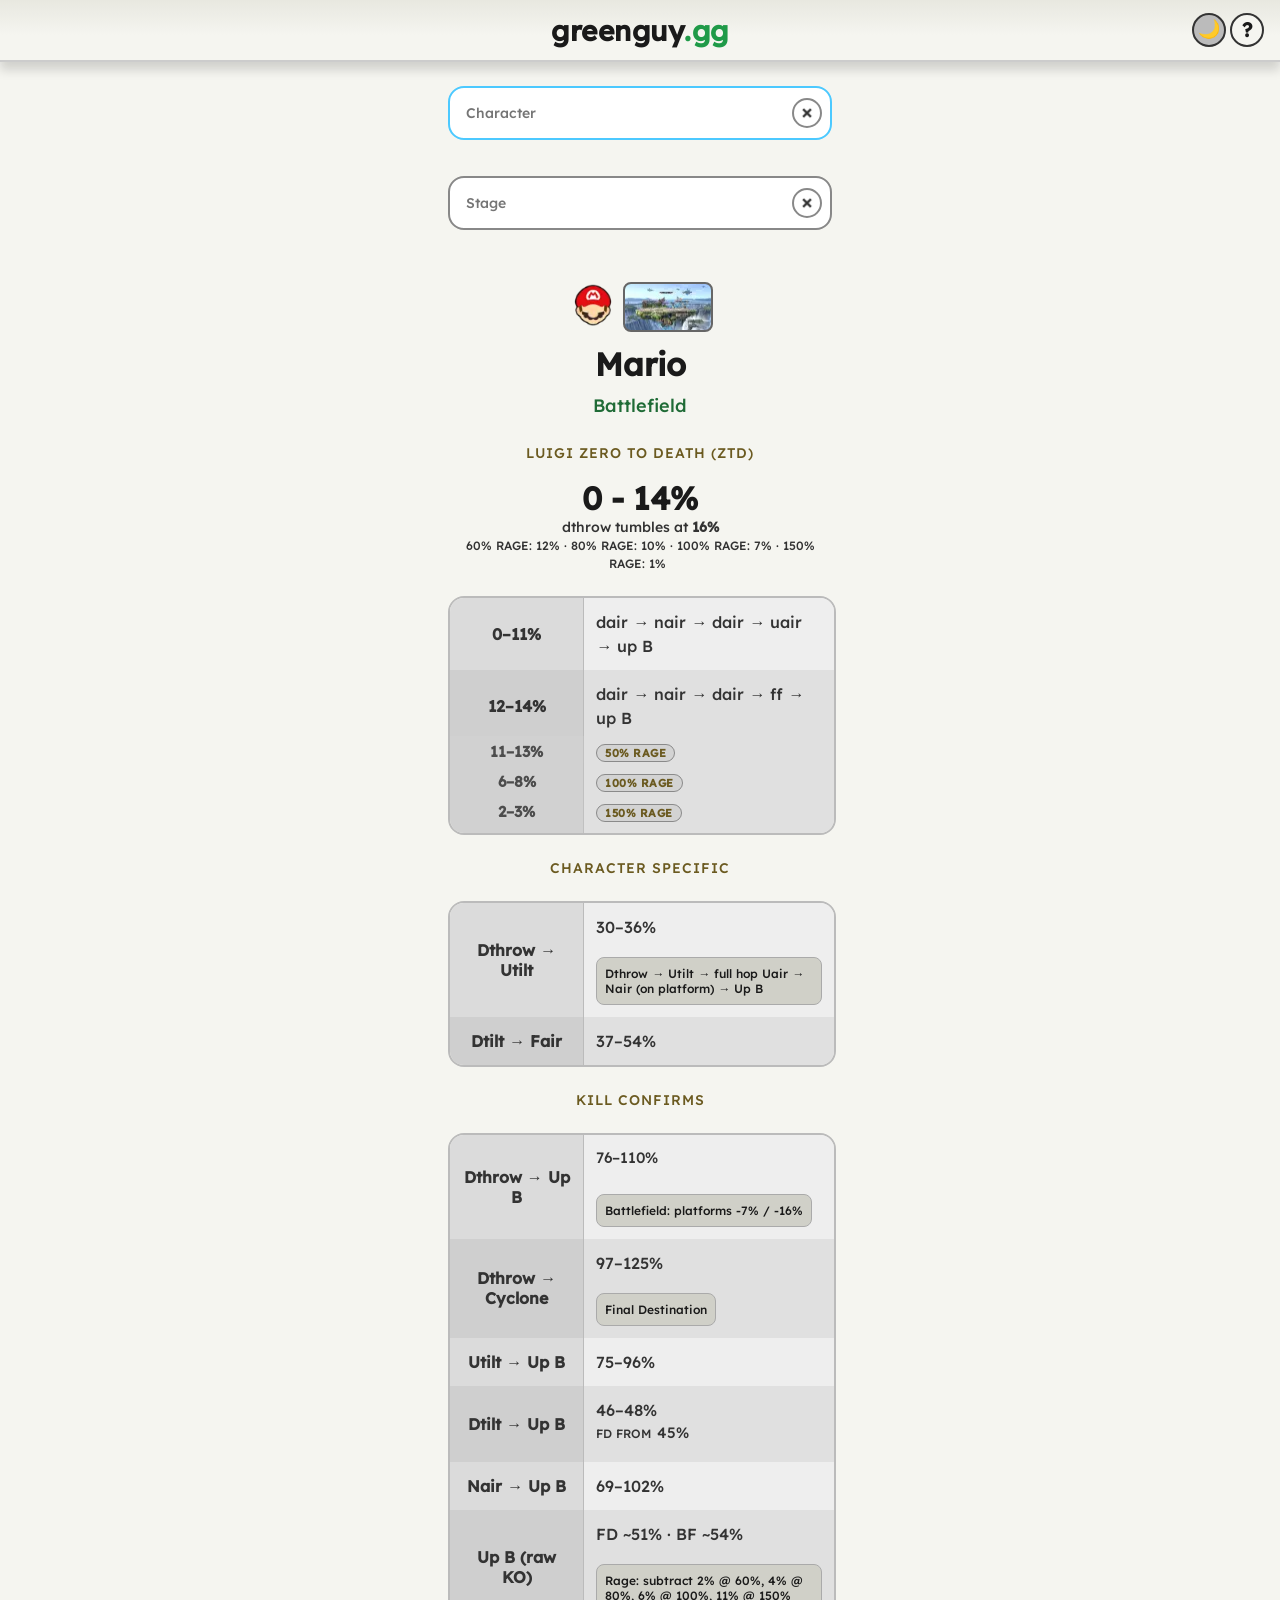
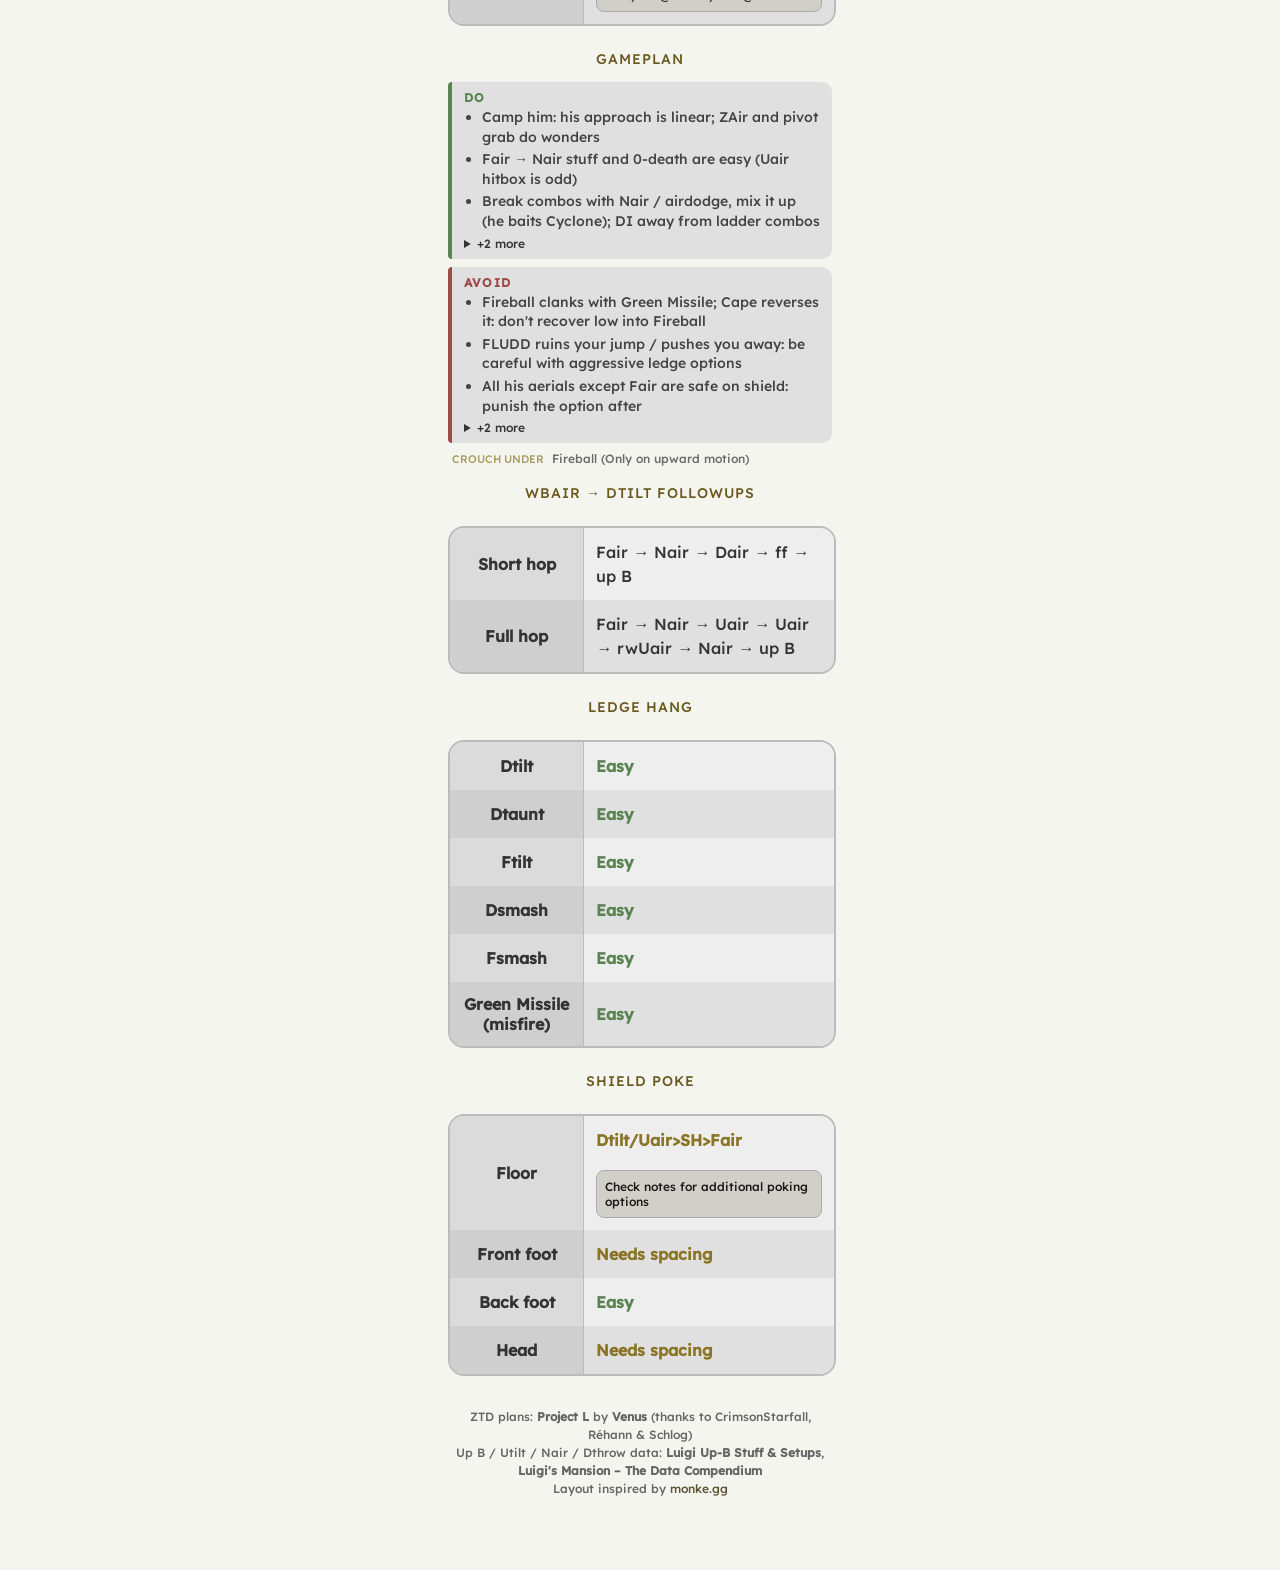
<file: site/index.html>
<!DOCTYPE HTML>
<html lang="en">
<head>
    <meta charset="utf-8">
    <title>greenguy.gg | Luigi ZTD Percents & more</title>
    <link rel="stylesheet" type="text/css" href="main.css?v=68">
    <link rel="stylesheet" type="text/css" href="site.css?v=68">
    <meta name="viewport" content="width=device-width, initial-scale=1.0, maximum-scale=1.0, user-scalable=no" />
    <meta name="description" content="Look up Luigi's zero-to-death windows and kill confirm percents for every character and stage in Super Smash Bros. Ultimate.">
    <link rel="icon" type="image/png" sizes="32x32" href="favicon-32x32.png">
    <link rel="icon" type="image/x-icon" href="favicon.ico">
    <meta name="theme-color" content="#000000"/>
    <meta name="color-scheme" content="light dark"/>
    <script>
        (function() {
            var stored = null;
            try { stored = localStorage.getItem('theme'); } catch (e) {}
            var prefersDark = window.matchMedia('(prefers-color-scheme: dark)').matches;
            document.documentElement.setAttribute('data-theme', stored || (prefersDark ? 'dark' : 'light'));
        })();
    </script>
</head>

<body>
    <div class="header">
        <div class="siteLogo">greenguy<span>.gg</span></div>
        <div role="button" class="themeToggle" onclick="toggleTheme()" title="Toggle light/dark mode" aria-label="Toggle light/dark mode">☀</div>
        <div role="button" class="infoButton" onclick="toggleInfo()" aria-label="Information page">?</div>
    </div>

    <div class="main">
        <div class="inputContainer">
            <input type="text" placeholder="Character" id="char" autocomplete="off" autocapitalize="off" spellcheck="false" autofocus />
            <button class="clearBtn" onclick="clearAndFocus('char')" tabindex="-1" aria-label="Clear character input">&nbsp;</button>
        </div>
        <div class="chips" id="charChips"></div>

        <div class="inputContainer">
            <input type="text" placeholder="Stage" id="stage" autocomplete="off" autocapitalize="off" spellcheck="false" />
            <button class="clearBtn" onclick="clearAndFocus('stage')" tabindex="-1" aria-label="Clear stage input">&nbsp;</button>
        </div>
        <div class="chips" id="stageChips"></div>


        <div id="infoBody" class="infoBody">
            <div class="icons">
                <div class="charIcons"></div>
                <div class="stageContainer"><div id="stageIco">&nbsp;</div></div>
            </div>
            <div id="charTitle" class="charTitle"></div>
            <div id="stageName" class="stageName"></div>
            <div class="charInfo"></div>

            <div class="footer">
                <div class="dataCredit">
                    ZTD plans: <b>Project L</b> by <b>Venus</b> (thanks to CrimsonStarfall, Réhann &amp; Schlog)<br>
                    Up B / Utilt / Nair / Dthrow data: <b>Luigi Up-B Stuff &amp; Setups</b>, <b>Luigi's Mansion – The Data Compendium</b><br>
                    Layout inspired by <a href="https://monke.gg" target="_blank" rel="noopener noreferrer">monke.gg</a>
                </div>
            </div>
        </div>
    </div>

    <div class="info">
        <div class="backButton" onclick="goBack();">Go Back</div>

        <span class="questionTitle">What is this?</span>
        <p>A quick lookup for Luigi in Super Smash Bros. Ultimate. Type a character and a stage; the page shows Luigi's
           <b>zero-to-death (ZTD)</b> window for that character, which combo to use at which percent, and the windows for his
           other kill confirms.</p>
        <br>

        <span class="questionTitle">How do I read the ZTD box?</span>
        <p>Down throw, then follow the sequence listed for the opponent's percent. Two kinds of routes are shown, both
           for DI out (the common DI): the dair → nair → dair routes at low percents, and the short
           dthrow → (DI guess) dair → uair / wBair / zair / ff → Up B route at higher percents. Windows don't overlap.
           A gap between windows means that stretch uses a longer route that isn't shown. The full sheet, including
           those routes and DI in, is in the data.</p>
        <table class="questionList">
            <tr><td width="22%"><b>ff</b></td><td>fast fall (e.g. "dair ff up B")</td></tr>
            <tr><td><b>SH / FH</b></td><td>short hop / full hop</td></tr>
            <tr><td><b>DJ</b></td><td>double jump</td></tr>
            <tr><td><b>r</b></td><td>reverse (rUair = reverse up air)</td></tr>
            <tr><td><b>w</b></td><td>weak (wBair = weak back air, wUair = weak up air)</td></tr>
            <tr><td><b>ffnair</b></td><td>fast-falling the nair</td></tr>
        </table>
        <br>

        <span class="questionTitle">Tumble percent</span>
        <p>"Dthrow tumbles at X%" is the percent where the down throw starts to put them into tumble, with the
           percents at higher rage underneath (from the Data Compendium). The big ZTD number only counts percents
           below it: once they tumble, the follow-up depends on whether they DI in or DI out, so it becomes a guess.
           A "DI guess from here" line in the ZTD list marks where that starts.</p>
        <br>

        <span class="questionTitle">Crouch under</span>
        <p>A small note at the bottom of the gameplan lists projectiles Luigi can crawl under. Data by CrimsonStarfall.</p>
        <br>

        <span class="questionTitle">Ledge hang</span>
        <p>Moves that hit an opponent hanging on the ledge, colored by difficulty:
           <b class="ledge-easy">Easy</b>, <b class="ledge-medium">Medium</b>, <b class="ledge-hard">Hard</b>.
           Moves that don't connect are left out. Labbed with grounded moves only; the foot hitbox on Cyclone and
           landing dair also work. Skinny characters (Marth, Ganondorf) are easiest to hit at the wrist; big heads and
           stubby arms (Mario, Kirby) are easiest at the head.</p>
        <table class="questionList" id="ledgeTips"></table>
        <br>

        <span class="questionTitle">Shield poke</span>
        <p>How to hit a shielding opponent through the shield. "Floor" is the route to use; the other rows show how
           easy it is to poke their front foot, back foot or head. Colors:
           <b class="tier-1">Easy</b>, <b class="tier-2">Needs spacing</b>, <b class="tier-3">Strict spacing</b>,
           <b class="tier-4">2 hits to poke</b>. Parts they can't be poked at are left out. The GIFs showing how to
           perform these are in the
           <a class="link" href="https://docs.google.com/spreadsheets/d/1lSk1HFaLxlnHJJ0KOuCtBJfspvlb11huNpeANw6OIHk/edit"
              target="_blank" rel="noopener noreferrer">source sheet</a> (about 180 MB, so they aren't bundled here).</p>
        <br>

        <span class="questionTitle">wBair → Dtilt followups</span>
        <p>Land a weak Bair, turn around Dtilt, then follow up with the listed route (short hop or full hop). It is
           true on everyone and often leads to a 0-to-death via Fair. These are the most damaging (or killing)
           followups, with the damage they deal. They're not always optimal because of the precision needed, and many
           depend on a specific Dtilt → Fair spacing (taller and wider hitboxes work well). Data by lilitimus.</p>
        <br>

        <span class="questionTitle">Gameplan</span>
        <p>Short matchup notes: <b class="gp-do">Do</b> is what works for Luigi, <b class="gp-dont">Watch out</b> is
           what to avoid or respect, and "Stage" lists stage advice where the notes have it. Compacted from the Luigi
           Discord matchup notes; only characters with notes have a gameplan.</p>
        <br>

        <span class="questionTitle">ff with rage (estimate)</span>
        <p>Rage multiplies the knockback you deal by up to 1.1× (from your 35% to 150%), which is the same as the
           opponent being at a higher percent. So at higher rage the dair → nair → dair → ff → up B route starts at a
           lower opponent percent. Earlier routes (like the uair version) carry a "move to ff at X% rage" tag: from there the ff route has slid down
           over their whole window, so go straight for ff. X is rounded down to a multiple of 5. A rage level is left out when it has pushed the whole window below 0% (that route no longer applies there).
           When 150% is left out, an extra "0% up to N% rage" line gives the highest rage at which the ff route still
           works at 0%. The lines under the ff route read: "3–5%" next to "100% rage" means that when you are at 100%, use the ff route at opponent percents 3–5%.
           The numbers come from the real knockback formula with Luigi's down throw and clean dair values and each
           character's weight. It reproduces the tumble-by-rage table to within about 0.3%, and one extra offset is
           fitted to five in-game tests (Jigglypuff: the ff route works at 0% until 114% rage; Donkey Kong at 150% rage:
           works at 8% and 9%; Mario at 100% rage: works from 4% to 8%). The low and high edge of each window use
           slightly different constants, since different hits decide them. All tests were done on Small Battlefield, so
           other stages are not verified. The ZTD windows themselves are only labbed at 0 rage, so treat everything here as an estimate until
           more characters are tested.</p>
        <br>

        <span class="questionTitle">Calculated ff windows</span>
        <p>Project L lists an ff route for most characters but not all. For the rest the window is computed. The low
           edge is "the final Up B has to kill": it is the character's Up B KO% (Final Destination) minus the 42%
           the combo deals, which matches Project L's own low edge for nearly every character it lists. The high edge
           is where the clean dair starts to spike, which is almost the same knockback for everyone and so follows
           from the character's weight (within about 1% for 87%). Those rows carry a small "calculated" label; the
           earlier routes are trimmed so windows never overlap. Fox uses a tested window (Small Battlefield). A computed or tested window narrower than 3% is not shown, since
           you can't plan around it: that leaves King K. Rool and Bowser (1-2% wide) on their other routes, and Piranha
           Plant was tested and is too hard to perform.</p>
        <br>

        <span class="questionTitle">Forms and variants</span>
        <p>Characters with multiple forms get a labelled group (Hero: Accelerate / Oomph, Wii Fit Trainer: Deep Breathing,
           Mario: Battlefield). The Pokémon Trainer tab isn't labelled in the source; Squirtle / Charizard / Ivysaur were
           assigned by their Up B kill percents.</p>
        <br>

        <span class="questionTitle">Stages</span>
        <p>The ZTD windows are not stage-adjusted. The Dthrow → Up B lab lists per-stage ceiling and platform
           adjustments; those show up under that combo when a stage is selected.</p>
        <br>

        <span class="questionTitle">Dtilt combos</span>
        <p>Dtilt → Fair and Dtilt → Uair windows come from the "Dtilt Busted" sheets. Rage lowers the required percent
           by about 1% roughly every 10% of rage starting at 40 (e.g. Bowser: 20% at 0 rage, 19% at 40, 18% at 50).
           A "…" after a window means the combo might still work at later percents but isn't useful in a match.</p>
        <br>

        <span class="questionTitle">Rage</span>
        <table class="rageTable">
            <tr><td><b>Dthrow → Up B</b></td><td><b>Window minimum</b></td></tr>
            <tr><td>50%</td><td>−1 to −2%</td></tr>
            <tr><td>75%</td><td>−4 to −5%</td></tr>
            <tr><td>100%</td><td>−7 to −8%</td></tr>
            <tr><td>125%</td><td>−10 to −11%</td></tr>
            <tr><td>150%</td><td>−13 to −14%</td></tr>
        </table>
        <br>

        <span class="questionTitle">Difficulty</span>
        <p>Only Dthrow → Up B has difficulty labels (Hard / Very hard). Nothing else in the lab data rates difficulty yet.</p>
        <br>

        <span class="questionTitle">Missing data</span>
        <p>Dthrow → Cyclone only has Mario so far and Nair → Cyclone isn't labbed at all. Those rows show as
           "not labbed yet".</p>
    </div>

    <script src="data.js?v=68" charset="utf-8"></script>
    <script src="app.js?v=68" charset="utf-8"></script>
</body>
</html>
</file>
<file: site/main.css>
:root {
	--bg-primary: #000000;
	--bg-secondary: #111111;
	--bg-header: linear-gradient(180deg, rgb(17, 17, 17) 0%, rgb(0, 0, 0) 59%, rgb(0, 0, 0) 100%);
	--bg-input: #111;
	--text-primary: #FFF;
	--text-secondary: #d5d5d5;
	--border-color: #4e4e4e;
	--border-subtle: #313131;
	--header-border: #171717;
	--row-odd: #323232;
	--row-even: #4f4f4f;
	--moreInfo-title-bg: rgba(0,0,0,0.6);
	--clearBtn-bg: #040404;
	--loading-border: #ffffff8e;
	--stage-border: #454545;
	--percent-highlight: #7bdfff;
	--link-color: #8a8169;
	--link-hover: #a67c19;
	--stage-name: #ffe4a3;
	--question-title: #c6bb81;
	--donate-bg: #786f45;
	--donate-hover: #695f30;
	--social-btn-bg: #000;
	--info-btn-border: #fff;
	--credit-color: #676767;
	--dataCredit-color: #a2a2a2;
	--clearBtn-icon-color: #fff;
	--note-bg: #1a1a1a;
	--note-border: #333;
	--yes-color: rgb(42 158 42);
	--no-color: rgb(195, 0, 0);
	--btn-hover-bg: #696969;
	--clearBtn-hover-bg: #939393;
	--impossible-color: #ff7b7b;
	--notice-color: #f8ff7b;
}

[data-theme="light"] {
	--bg-primary: #f5f5f0;
	--bg-secondary: #e8e8e0;
	--bg-header: linear-gradient(180deg, #e8e8e0 0%, #f5f5f0 59%, #f5f5f0 100%);
	--bg-input: #fff;
	--text-primary: #1a1a1a;
	--text-secondary: #333;
	--border-color: #888;
	--border-subtle: #bbb;
	--header-border: #ccc;
	--row-odd: #e0e0e0;
	--row-even: #eee;
	--moreInfo-title-bg: rgba(0,0,0,0.08);
	--clearBtn-bg: #fff;
	--loading-border: #3333338e;
	--stage-border: #666;
	--percent-highlight: #0077aa;
	--link-color: #5a5230;
	--link-hover: #3d3515;
	--stage-name: #8b6914;
	--question-title: #6b5a20;
	--donate-bg: #9a8b4a;
	--donate-hover: #7a6b2a;
	--social-btn-bg: #bbb;
	--info-btn-border: #333;
	--credit-color: #555;
	--dataCredit-color: #666;
	--clearBtn-icon-color: #333;
	--note-bg: #d0d0c8;
	--note-border: #aaa;
	--yes-color: rgb(42 158 42);
	--no-color: #b91c1c;
	--btn-hover-bg: #555;
	--clearBtn-hover-bg: #bbb;
	--impossible-color: #c62828;
	--notice-color: #9a8b00;
}

/* vietnamese */
@font-face {
	font-family: 'Lexend Deca';
	font-style: normal;
	font-weight: 500;
	font-display: swap;
	src: url(font1.woff2) format('woff2');
	unicode-range: U+0102-0103, U+0110-0111, U+0128-0129, U+0168-0169, U+01A0-01A1, U+01AF-01B0, U+0300-0301, U+0303-0304, U+0308-0309, U+0323, U+0329, U+1EA0-1EF9, U+20AB;
  }
  /* latin-ext */
  @font-face {
	font-family: 'Lexend Deca';
	font-style: normal;
	font-weight: 500;
	font-display: swap;
	src: url(font2.woff2) format('woff2');
	unicode-range: U+0100-02BA, U+02BD-02C5, U+02C7-02CC, U+02CE-02D7, U+02DD-02FF, U+0304, U+0308, U+0329, U+1D00-1DBF, U+1E00-1E9F, U+1EF2-1EFF, U+2020, U+20A0-20AB, U+20AD-20C0, U+2113, U+2C60-2C7F, U+A720-A7FF;
  }
  /* latin */
  @font-face {
	font-family: 'Lexend Deca';
	font-style: normal;
	font-weight: 500;
	font-display: swap;
	src: url(font3.woff2) format('woff2');
	unicode-range: U+0000-00FF, U+0131, U+0152-0153, U+02BB-02BC, U+02C6, U+02DA, U+02DC, U+0304, U+0308, U+0329, U+2000-206F, U+20AC, U+2122, U+2191, U+2193, U+2212, U+2215, U+FEFF, U+FFFD;
  }
  
body {
	background-color: var(--bg-primary);
	border: 0;
	color: var(--text-primary);
	font-family: "Lexend Deca", Verdana, sans-serif;
	margin: 0;
	overflow-x: hidden;
	overflow-y: scroll;
	text-align: center;
	transition: background-color 0.3s ease, color 0.3s ease;
}

input, textarea, select {
	font-family: inherit;
}

.header {
    background: var(--bg-header);
	border: 0px;
	display: flex;
	height: 60px;
	margin-top: 0;
	position: fixed;
	width: 100%;
	z-index: 2;
    top:0%;
    left:0%;
    justify-content: center;
    align-items: center;
    box-shadow: 0 8px 10px rgba(0, 0, 0, 0.15);
    border-bottom: 2px solid var(--header-border);
}

.header img {
	-moz-user-select: none;
	-ms-user-select: none;
	-webkit-user-select: none;
	pointer-events: none;
	user-select: none;
    display: block;
    position: absolute;
    margin:auto;
    height:80%;
}

.main {
	margin-left: auto;
	margin-right: auto;
	max-width: 400px;
	min-width: 350px;
	position: relative;
	text-align: center;
	top: 80px;
	width: 30%;
	padding-bottom:24px;
}

.infoBodyHidden {
	opacity: 0;
	visibility: hidden;
	transition: opacity 0.3s ease-in-out, visibility 0s linear 0.3s;
}

.infoBody {
	opacity: 1;
	visibility: visible;
	transition: opacity 0.3s ease-in-out, visibility 0s;
}

.loading {
	margin-top:20px;
	font-weight: bold;
	line-height:36px;
}

.loadingContainer {
	margin: auto;
	width:200px;
	height:15px;
	border-radius: 30px;
	border:2px solid var(--loading-border);
	overflow: hidden;
}

.loadingBar {
	width: 0%;
	height:100%;
	background-color: var(--text-primary);
	transition: width 0.2s ease;
}

.icons {
	margin-top: 30px;
	white-space: nowrap;
	user-select:none;
}

input {
	background-color: var(--bg-input);
    border-radius: 16px;
	border: 2px solid var(--border-color);
	box-sizing: border-box;
	color: var(--text-primary);
	font-size: 14px;
	margin: 6px auto;
	padding-right: 80px;
	padding: 16px;
	width: 100%;
    transition: border 0.25s;
}

input:focus {
	-webkit-appearance: none;
	border: 2px solid rgb(76,201,255);
	outline: none;
}

.charInfo {
	margin-top:4px;
}

.stageName {
    font-size: 18px;
    height: 32px;
}

.charTitle {
	font-weight: bold;
	margin-top: 10px;
	width: 100%;
	font-size: 32px;
    height: 50px;
}

.charSubTitle {
	font-weight: bold;
	font-size: 28px;
	height:40px;
}

.charIco {
	background-image: url(spritesheet.webp);
	background-size: auto 50px;
	display: inline-block;
	height: 50px;
	margin: auto;
	width: 50px;
}

#stageIco {
	aspect-ratio: 16 / 9;
	background-image: url(stages.webp);
	background-position-x: -609px;
	border-radius: 8px;
	border: 2px solid var(--stage-border);
	display: inline-block;
	height: 46.8px;
	min-height: 46.8px;
	min-width: 86px;
	width: 86px;
	transition: background-position-x 0.3s;
}

#stageName {
	color: var(--stage-name);
}

.charIcons {
	display: inline-block;
	max-width: 58%;
	vertical-align: middle;
}

.stageContainer {
	display: inline-block;
	vertical-align: middle;
}

h1 {
	line-height: 42px;
}

.percentRange {
	font-size:32px;
	font-weight:bold;
	border-radius: 16px;
	padding: 12px;
}

.percentHighlight {
	color: var(--percent-highlight);
	font-weight: bold;
}

.impossible {
	color: var(--impossible-color);
	font-size: 16px;
	font-weight: bold;
	margin-top: 6px;
}

.notice {
	color: var(--notice-color);
	font-size: 16px;
	font-weight: bold;
	margin-top: 6px;
}

.credit {
	color: var(--credit-color);
	font-size: 12px;
}

.main a {
	color: var(--link-color);
	text-decoration: none;
}

.main a:hover {
	color: var(--link-hover);
	cursor: pointer;
}

.percentInf {
	font-size: 12px;
}

.moreInfo {
    border-radius: 16px;
	border: 2px solid var(--border-subtle);
	margin:24px auto;
	overflow: hidden;
	width: 100%;
}

.moreInfo-row {
	background-color: var(--row-odd);
	box-sizing: border-box;
	color: var(--text-secondary);
	display: flex;
	font-size: 16px;
}

.moreInfo-title {
	align-items: center;
	background-color: var(--moreInfo-title-bg);
	border-right: 1px solid var(--border-subtle);
	box-sizing: border-box;
	display: flex;
	flex: 0 0 35%;
	font-weight: bold;
	justify-content: center;
	padding: 12px;
	text-align: center;
}

.moreInfo-value {
	display: flex;
	flex-wrap: wrap;
    align-items: center; /* Align child elements to the text baseline */
    box-sizing: border-box;
    padding: 12px;
    text-align: left;
	vertical-align: middle;
    gap: 12px; /* Ensures space between text and box */
}

.moreInfo-value-note {
	display: inline-block;
    font-size: 12px;
    color: var(--text-primary);
    background-color: var(--note-bg);
    border: 1px solid var(--note-border);
    padding: 8px;
    border-radius: 8px;
    vertical-align: middle;
    max-width: 200px; /* Adjust as needed */
    word-wrap: break-word;
}

.moreInfo-disclaimer {
	box-sizing: border-box;
	padding: 12px;
	text-align: center;
	width: 100%;
}

.moreInfo-row:nth-child(odd) {
	background-color: var(--row-even);
}

.inlineNote {
	font-style:italic;
}

.seeMoreBtn {
	border-radius: 28px;
	border: 3px solid #fff;
	cursor: pointer;
	margin: auto;
	padding: 8px;
	width: 150px;
}

.seeMoreBtn:hover {
	background-color: #363636;
	border: 3px solid #919191;
}

.inputContainer {
	display: inline-block;
	position: relative;
    width: 100%;
}

.clearBtn {
	-webkit-transform: translateY(-50%);
	background-color: var(--clearBtn-bg);
	border-radius: 100%;
	border: 2px solid var(--border-color);
	color: var(--text-primary);
	cursor: pointer;
	font-size: 14px;
	font-weight: bold;
	height: 30px;
	line-height: 14px;
	position: absolute;
	right: 10px;
	text-align: center;
	top: 50%;
	transform: translateY(-50%);
	transition: background-color 0.3s;
	width: 30px;
}

.clearBtn::before {
	content: '';
	position: absolute;
	inset: 0;
	background-color: var(--clearBtn-icon-color);
	-webkit-mask: url('x.webp') center/14px 14px no-repeat;
	mask: url('x.webp') center/14px 14px no-repeat;
	pointer-events: none;
}

.yes-color {
	display: inline-block;
	color: white;
	background-color: var(--yes-color);
	border-radius: 20px;
    padding: 0.3em 1em;
    margin: auto 12px;
}

.no-color {
	display: inline-block;
	color: white;
	background-color: var(--no-color);
	border-radius: 20px;
    padding: 0.3em 1em;
    margin: auto 12px;
}

.infoButton {
    background-color: var(--bg-primary);
    border-radius: 100%;
    border: 2px solid var(--info-btn-border);
    color: var(--text-primary);
    cursor: pointer;
    font-size: 20px;
    font-weight: bold;
    height: 30px;
    line-height: 30px;
    right: 16px;
    top: auto;
    transition: background-color 0.15s;
    user-select: none;
    width: 30px;
    position: absolute;
}

.infoButton:hover {
	background-color: var(--btn-hover-bg);
}

.themeToggle {
	background-color: var(--social-btn-bg);
	border-radius: 100%;
	border: 2px solid var(--info-btn-border);
	color: var(--text-primary);
	cursor: pointer;
	font-size: 18px;
	height: 30px;
	line-height: 28px;
	right: 54px;
	top: auto;
	transition: background-color 0.15s, border-color 0.2s;
	user-select: none;
	width: 30px;
	position: absolute;
}

.themeToggle:hover {
	background-color: var(--btn-hover-bg);
}

.backButton {
    background-color: #d65252;
    border-radius: 10px;
    border: 2px solid #280000;
    color: #FFF;
    cursor: pointer;
    font-size: 12px;
    font-weight: bold;
    height: 30px;
    left: 16px;
    line-height: 30px;
    position: fixed;
    top: 16px;
    user-select: none;
    width: 80px;
    z-index: 3;
    transition: background-color 0.3s;
}

.backButton:hover {
	background-color: #9a3e3e;
}

.info {
	display: none;
	margin: auto;
	max-width: 90%;
	min-width: 300px;
	padding-top: 42px;
	text-align: center;
	width: 35%;
    margin-top:50px;
	padding-bottom:24px;
}

.questionTitle {
	color: var(--question-title);
	font-size: 24px;
	font-weight: bold;
	margin-top: 12px;
}

.questionList {
	border-collapse: separate;
	border-spacing: 20px;
	font-size: 12px;
	margin: 0 auto;
	max-width: 400px;
}

.questionList td {
	text-align: left;
	vertical-align: top;
}

.rageTable {
	border-collapse: separate;
	border-spacing: 20px;
	font-size: 12px;
	margin: 0 auto;
	max-width: 300px;
}

.rageTable td {
	text-align: left;
	vertical-align: top;
}

.info p {
	font-size: 12px;
	line-height: 18px;
}

.link {
	color: var(--stage-name);
	text-decoration: none;
}

.link:hover {
	color: var(--link-hover);
	cursor: pointer;
}

.lmao {
	color: var(--text-primary);
	text-decoration: none;
}

.lmao:hover {
	color: var(--text-primary);
	cursor: none;
}

.footerContainer {
	align-items: center;
	border-radius: 25px;
	color: var(--text-primary);
	display: flex;
	font-size: 14px;
	gap: 5px;
	justify-content: center;
	margin-top: 5px;
	padding: 5px 8px;
}

.donate {
	align-items: center;
	background-color: var(--donate-bg);
	border-radius: 25px;
	border: none;
	color: var(--text-primary);
	cursor: pointer;
	display: flex;
	font-size: 14px;
	font-weight: bold;
	gap: 5px;
	justify-content: center;
	margin-top: 5px;
	margin: auto;
	padding: 8px 8px;
	transition: background-color 0.15s;
	user-select: none;
	width: 50%;
}

.exampleBtn {
	align-items: center;
	background-color: var(--donate-bg);
	border-radius: 25px;
	border: none;
	color: var(--text-primary);
	cursor: pointer;
	display: flex;
	font-size: 14px;
	font-weight: bold;
	gap: 5px;
	justify-content: center;
	margin: auto;
	margin-top: auto;
	padding: 8px 8px;
	transition: background-color 0.15s;
	user-select: none;
	text-decoration: none;
	margin-top: 12px;
}

.exampleBtn:hover {
	background-color: var(--donate-hover);
}

.donate:hover {
	background-color: var(--donate-hover);
}

.social button {
	align-items: center;
	background-color: var(--social-btn-bg);
	border-radius: 100%;
	border: none;
	cursor: pointer;
	display: flex;
	height: 24px;
	justify-content: center;
	padding: 0;
	transition: background-color 0.2s ease-in-out;
	width: 24px;
}

.social button:hover {
	background-color: var(--donate-bg);
}

.social img {
	max-height: 60%;
	max-width: 60%;
}

[data-theme="light"] .social img {
	filter: invert(1);
}

.dataCredit {
	border-radius: 25px;
	color: var(--dataCredit-color);
	font-size: 12px;
	padding: 8px;
	line-height:18px;
}

@media (hover: hover) {
	.clearBtn:hover {
		background-color: var(--clearBtn-hover-bg);
	}
}
</file>
<file: site/site.css>
/* Overrides and additions on top of main.css (copied from the monke.gg reference). */
:root {
	--tag-border: rgba(255, 255, 255, 0.3);
	--tag-bg: rgba(0, 0, 0, 0.28);
	--gp-text: #d9d9d9;
	--tier4: #cf8383;
	--easy: #9bbf8f;
	--medium: #d9c27f;
	--hard: #d49a6b;
	--crouch: #4fd1ff;
	--percent-highlight: #5dff8a;
	--stage-name: #b6f5c4;
	--accent: #3ecf6a;
	--dim: 0.45;
}

[data-theme="light"] {
	--tag-border: rgba(0, 0, 0, 0.35);
	--tag-bg: rgba(0, 0, 0, 0.06);
	--gp-text: #444;
	--tier4: #a14a4a;
	--easy: #5a8352;
	--medium: #8a7425;
	--hard: #a5622f;
	--crouch: #0a6fa0;
	--percent-highlight: #17803a;
	--stage-name: #1f6b36;
	--accent: #1f9a48;
}

.siteLogo {
	font-size: 28px;
	font-weight: bold;
	letter-spacing: 0.5px;
	padding: 6px 0;
	color: var(--text-primary);
}

.siteLogo span {
	color: var(--accent);
}

.chips {
	display: flex;
	flex-wrap: wrap;
	gap: 6px;
	justify-content: center;
	min-height: 8px;
	margin: 6px 0 10px;
}

.chips button {
	background: var(--bg-input);
	border: 1px solid var(--border-subtle);
	border-radius: 14px;
	color: var(--text-secondary);
	cursor: pointer;
	font-family: inherit;
	font-size: 13px;
	padding: 3px 10px;
}

.chips button:hover {
	background: var(--btn-hover-bg);
	color: #fff;
}

.optionRow {
	align-items: center;
	display: flex;
	gap: 12px;
	justify-content: center;
	margin: 6px 0 14px;
}

.optionRow input[type="number"] {
	background: var(--bg-input);
	border: 1px solid var(--border-color);
	border-radius: 8px;
	color: var(--text-primary);
	font-family: inherit;
	font-size: 16px;
	padding: 8px 10px;
	width: 170px;
}

.modeToggle button {
	background: var(--bg-input);
	border: 1px solid var(--border-color);
	color: var(--text-secondary);
	cursor: pointer;
	font-family: inherit;
	font-size: 15px;
	padding: 8px 14px;
}

.modeToggle button:first-child { border-radius: 8px 0 0 8px; }
.modeToggle button:last-child { border-radius: 0 8px 8px 0; border-left: 0; }
.modeToggle button.on { background: var(--accent); border-color: var(--accent); color: #000; font-weight: bold; }

.sectionTitle {
	color: var(--question-title);
	font-size: 14px;
	letter-spacing: 1px;
	margin: 18px 0 4px;
	text-transform: uppercase;
}

.ztdHeadline .percentRange { padding-bottom: 0; }
.ztdUse { color: var(--percent-highlight); font-size: 16px; font-weight: bold; margin-bottom: 6px; }
.ztdSub { color: var(--text-secondary); font-size: 14px; margin-bottom: 8px; }

.moreInfo-row.dim { opacity: var(--dim); }
.moreInfo-row.active .moreInfo-title { box-shadow: inset 4px 0 0 var(--accent); }

.lbl { color: var(--text-secondary); font-size: 12px; margin-right: 6px; text-transform: uppercase; }
.sub { display: block; font-size: 15px; }
.noData { color: var(--credit-color); font-style: italic; }

.badge {
	border-radius: 10px;
	display: inline-block;
	font-size: 12px;
	font-weight: bold;
	margin-top: 4px;
	padding: 1px 8px;
}
.badge.hard { background: #8a5a00; color: #fff; }
.badge.vhard { background: #9a3e3e; color: #fff; }

.infoBody { margin-bottom: 40px; }

.questionList td { padding: 4px 6px; vertical-align: top; }
.questionList .seq { color: var(--text-secondary); font-size: 14px; }

.valBody { width: 100%; line-height: 1.5; }
.header { justify-content: center; }

.moreInfo-value-note { max-width: none; margin-top: 6px; }


.ledge-easy { color: var(--easy); font-weight: 600; }
.ledge-medium { color: var(--medium); font-weight: 600; }
.ledge-hard { color: var(--hard); font-weight: 600; }

.tier-1 { color: var(--easy); font-weight: 600; }
.tier-2 { color: var(--medium); font-weight: 600; }
.tier-3 { color: var(--hard); font-weight: 600; }
.tier-4 { color: var(--tier4); font-weight: 600; }

.gp-do { color: var(--easy); font-weight: 600; }
.gp-dont { color: var(--tier4); font-weight: 600; }
.valBody .sub { margin: 0 0 6px; text-align: left; }

/* ================= glanceable layout ================= */

/* gameplan */
.gp { display: grid; gap: 8px; margin: 14px 0; text-align: left; }
.gpb { background: var(--row-odd); border-left: 4px solid var(--border-color); border-radius: 4px 10px 10px 4px; padding: 8px 12px 8px; }
.gpb.do { border-left-color: var(--easy); }
.gpb.dont { border-left-color: var(--tier4); }
.gph { font-size: 12px; font-weight: bold; letter-spacing: 1.2px; margin-bottom: 2px; text-transform: uppercase; }
.gpb.do .gph { color: var(--easy); }
.gpb.dont .gph { color: var(--tier4); }
.gpb ul { margin: 0; padding-left: 18px; }
.gpb li { color: var(--gp-text); font-size: 14px; line-height: 1.4; margin: 3px 0; }
.more summary { color: var(--text-secondary); cursor: pointer; font-size: 12px; margin-top: 4px; }
.gpStage { color: var(--stage-name); font-size: 13px; padding: 0 4px; }
.gpSide { color: var(--text-secondary); font-size: 12px; opacity: 0.7; padding: 0 4px; }
.gpSide .lbl { color: var(--medium); font-size: 11px; margin-right: 4px; }

/* ff route + rage versions: one row, windows in the left column, rage labels under the combo on the right */
.ffGroup { display: grid; grid-template-columns: 35% 1fr; }
.ffGroup .moreInfo-title, .ffGroup .moreInfo-value { flex: none; min-width: 0; }
.ffGroup .rageT { font-size: 15px; font-weight: 600; opacity: 0.85; padding-bottom: 3px; padding-top: 3px; }
.ffGroup .rageV { padding-bottom: 3px; padding-top: 3px; }
/* keep the real window and the shifted ones close together */
.ffGroup > :nth-child(1), .ffGroup > :nth-child(2) { padding-bottom: 6px; }
.ffGroup > :nth-last-child(1), .ffGroup > :nth-last-child(2) { padding-bottom: 10px; }
.rageTag { background: var(--tag-bg); border: 1px solid var(--tag-border); border-radius: 10px; color: var(--question-title); font-size: 11px; font-weight: 600; letter-spacing: 0.5px; padding: 1px 8px; text-transform: uppercase; white-space: nowrap; }
.stopRow { margin-top: 6px; }
</file>
